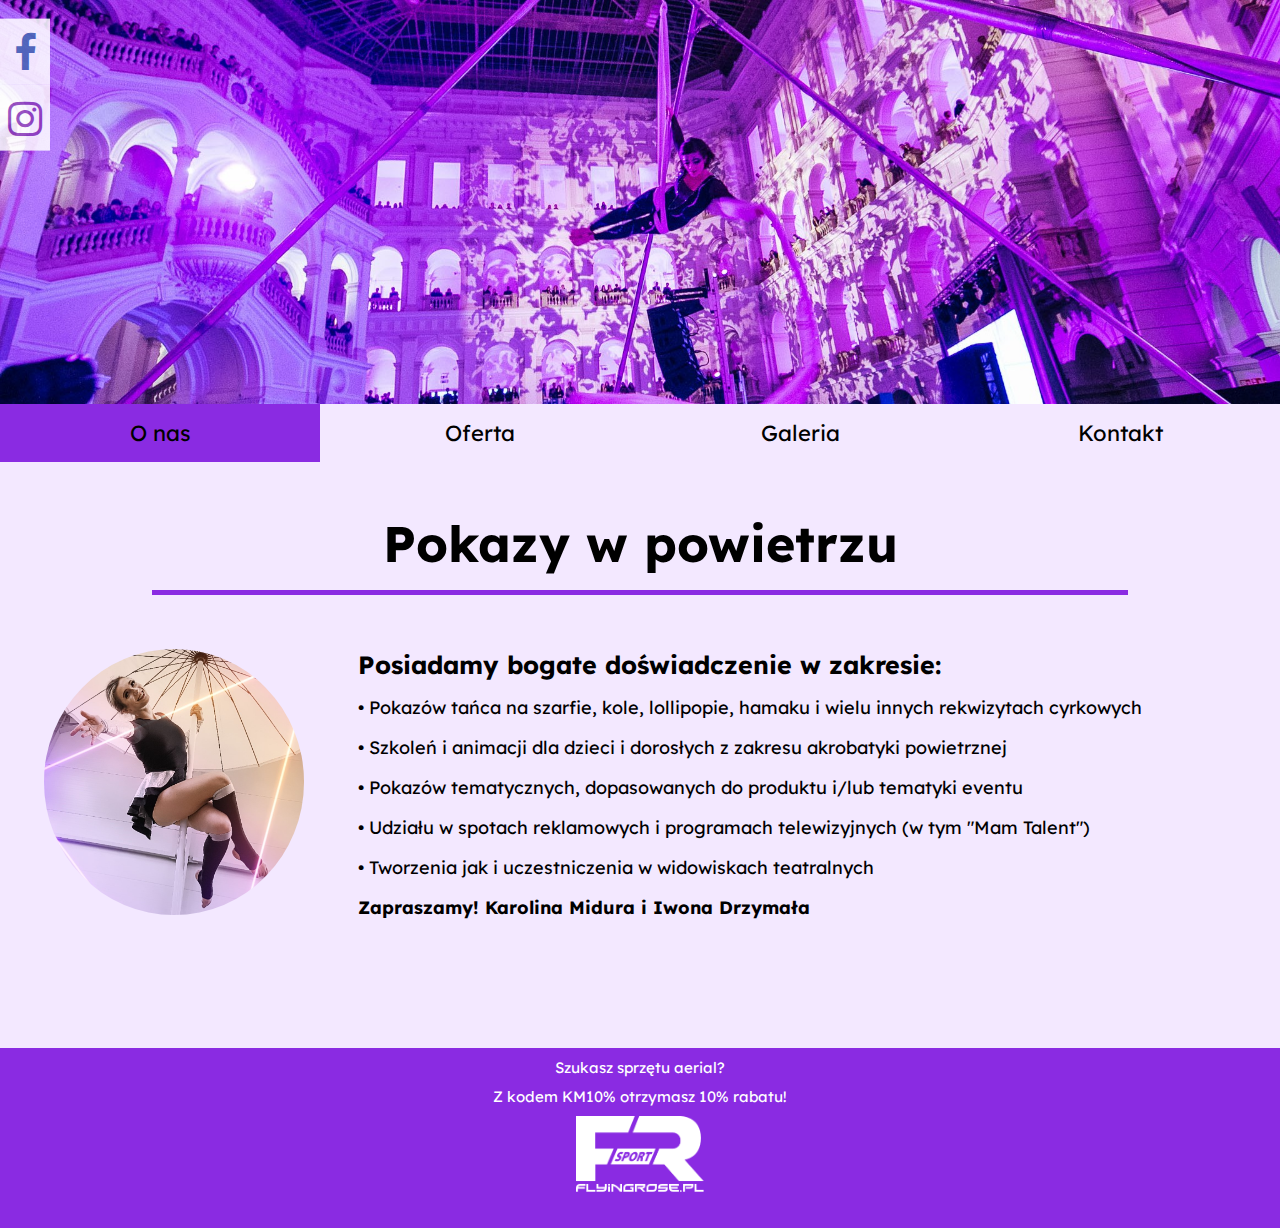
<file: index.html>
<!DOCTYPE html>
<html lang="pl">
    <head>
        <meta name="google-site-verification" content="pCiQd37zkXhuPmFMuq551HA2GKhozzTMJYYrYyiTE7U" />
<!-- polskie znaki -->
        <meta charset="UTF-8">
        <meta name="viewport" content="width=device-width, initial-scale=1.0">
        <title>Pokazy w powietrzu </title>
        <!-- czcionka -->
       <link href="https://fonts.googleapis.com/css2?family=Lexend&display=swap" rel="stylesheet">
        <link rel="stylesheet" href="style.css">
<!-- ikona strony-->
        <link rel="shortcut icon" href="favicon.png" type="image/x-icon">
        <!-- ikony social media -->
<link rel="stylesheet" href="https://cdnjs.cloudflare.com/ajax/libs/font-awesome/4.7.0/css/font-awesome.min.css">
<meta name="description" 
content="Cyrkowe akrobacje na wysokościach. Szukasz pokazu? A może chcesz spróbować się tego nauczyć? Zajrzyj tutaj!">

        
    </head>
    
   <body>
       <div id="wrapper">
           <header>
      
               <!-- czcionka ikony-->
               
<img src="tlo.jpg" alt="Pokazy w powietrzu"/> 

           </header>
           
           <nav>
               <a class="menu active" href="index.html">O nas</a><a class="menu" href="oferta.html">Oferta</a><a class="menu" href="galeria.html">Galeria</a><a class="menu" href="kontakt.html">Kontakt</a>
            
           </nav>
           <section>
               <article>
                   <h1>Pokazy w powietrzu</h1>
                   <p><img class="left" src="front.jpg" alt="Karolina Midura taniec w powietrzu" />
                       

                   <b><p>
                       
                       Posiadamy bogate doświadczenie w zakresie: </p></b>
                   <bibliography>

<p>•	Pokazów tańca na szarfie, kole, lollipopie, hamaku i wielu innych rekwizytach cyrkowych </p>
<p>•    Szkoleń i animacji dla dzieci i dorosłych z zakresu akrobatyki powietrznej</p>
<p>•	Pokazów tematycznych, dopasowanych do produktu i/lub tematyki eventu</p>
<p>•	Udziału w spotach reklamowych i programach telewizyjnych (w tym "Mam Talent") </p>
<p>•	Tworzenia jak i uczestniczenia w widowiskach teatralnych  </p>

 <b><p>Zapraszamy! Karolina Midura i Iwona Drzymała </p></b>

                   </bibliography>
                   <!-- czcionka ikony-->
 

      
               </article>
           
           </section>
           <div class="icon-bar">
  <a href="https://www.facebook.com/pokazy.w.powietrzu" class="facebook"><i class="fa fa-facebook"></i></a>
  <a href="https://www.instagram.com/pokazywpowietrzu_pl/" class="instagram"><i class="fa fa-instagram"></i></a>
  
</div>
           <footer>
     
    <p>Szukasz sprzętu aerial?</p><p>Z kodem KM10% otrzymasz 10% rabatu!</p> 
                
           <a href="https://flyingrose.pl/" ><img src="fr-logo-bez-tla.svg" class="FR" alt="sklep z osprzętem" /></a>
               
               </footer>
       </div>
       
       
<!-- Global site tag (gtag.js) - Google Analytics 
<script async src="https://www.googletagmanager.com/gtag/js?id=UA-194310292-1"></script>
<script>
  window.dataLayer = window.dataLayer || [];
  function gtag(){dataLayer.push(arguments);}
  gtag('js', new Date());

  gtag('config', 'UA-194310292-1');
</script>
-->
       
       
       
    </body>
    
</html>
</file>
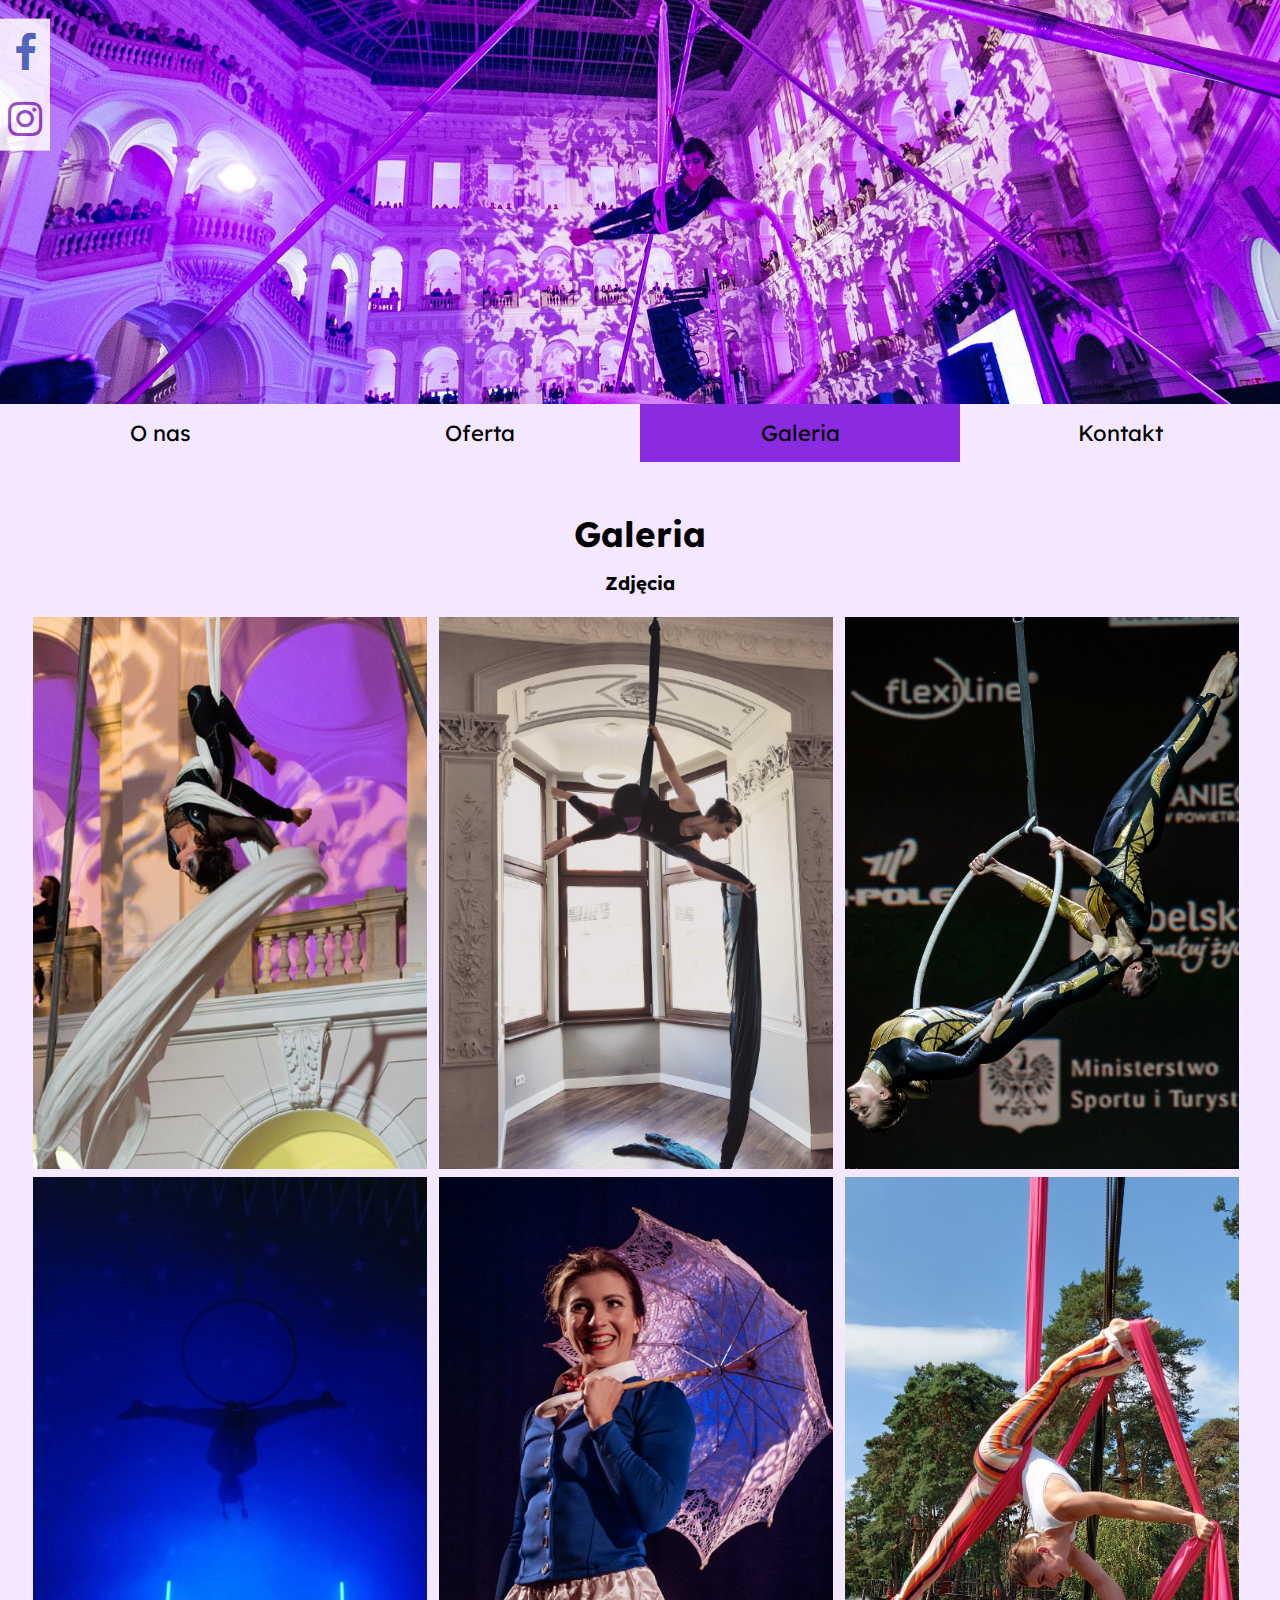
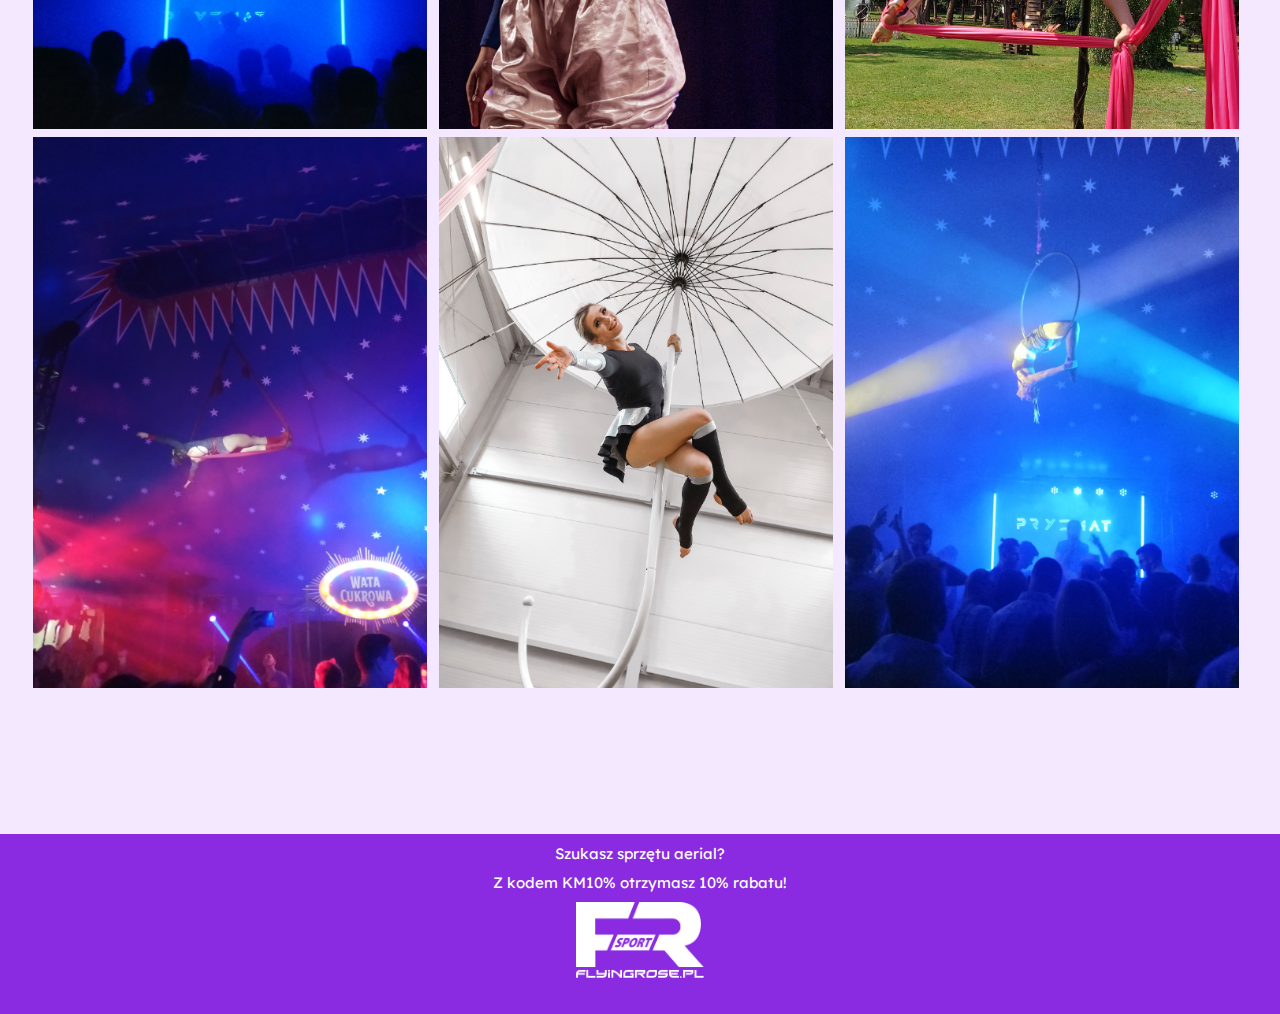
<file: galeria.html>
<!DOCTYPE html>
<html lang="pl">
    <head>
<!-- polskie znaki -->
        <meta charset="UTF-8">
        <meta name="viewport" content="width=device-width, initial-scale=1.0">
       <title>Pokazy w powietrzu - Galeria</title>
        <!-- czcionka -->
       <link href="https://fonts.googleapis.com/css2?family=Lexend&display=swap" rel="stylesheet">
        <link rel="stylesheet" href="style.css">
<!-- ikona strony-->
        <link rel="shortcut icon" href="favicon.png" type="image/x-icon">
        <!-- ikony social media -->
<link rel="stylesheet" href="https://cdnjs.cloudflare.com/ajax/libs/font-awesome/4.7.0/css/font-awesome.min.css">
<meta name="description" 
content="Cyrkowe akrobacje na wysokościach. Szukasz pokazu? A może chcesz spróbować się tego nauczyć? Zajrzyj tutaj!">


    </head>
    
   <body>
       <div id="wrapper">
           <header>
           <img src="tlo.jpg" alt="Karolina Midura Aerialist"/>
           </header>
           
           <nav>
               <a class="menu" href="index.html">O nas</a><a class="menu" href="oferta.html">Oferta</a><a class="menu active" href="projekt.html">Galeria</a><a class="menu" href="kontakt.html">Kontakt</a>
            
           </nav>
           <section>
               <article>
                    <h2>Galeria</h2>
           
             
             <h3>Zdjęcia</h3>
                   <p>
                   </p>
              
                   

<div class="gallery cf" >
  <div>
    <img src="galeria1.jpg" alt="taniec na szarfie, fot. Piotr Żurek"/>
  </div>
  <div>
    <img src="galeria4.jpg" alt="taniec na szarfie"/>
  </div>
  <div>
    <img src="galeria2.jpg"alt="taniec na kole, fot. Tomasz Gas" />
  </div>
  <div>
    <img src="galeria7.jpg" alt="taniec na kole"/>
  </div>
  <div>
    <img src="galeria3.jpg" alt="taniec na kole - pokaz Mary Poppins"/>
  </div>
  <div>
    <img src="galeria5.jpg" alt="taniec na szarfach - pokaz outdoorowy"/>
  </div>
    <div>
    <img src="galeria6.jpg" alt="taniec w hamaku - pokaz nad publicznością"/>
  </div>
  <div>
    <img src="galeria9.jpg" alt="taniec na parasolu"/>
  </div>
  <div>
    <img src="galeria8.jpg" alt="taniec na kole - pokaz nad publicznością" />
  </div>
</div>
                   <p>
                   </p>
<!--                       <h3>Filmy</h3>
                     <p>
                   </p>
                   <film>
                <iframe width="560" height="400" src="https://www.youtube.com/embed/VnId7EK8-lc" title="YouTube video player" frameborder="0" allow="accelerometer; autoplay; clipboard-write; encrypted-media; gyroscope; picture-in-picture" allowfullscreen></iframe>
            </film>                   
            <p>
                   </p> 
           
 <film>
                <iframe width="560" height="400" src="https://www.youtube.com/embed/-y9KGV-BSG8?start=10" title="YouTube video player" frameborder="0" allow="accelerometer; autoplay; clipboard-write; encrypted-media; gyroscope; picture-in-picture" allowfullscreen></iframe>
            </film>    
                   -->
                   
                 
            
   


<!--<div class="gallery cf">
  <div>
    <img src="http://abload.de/img/paejgp.jpg" />
  </div>
  <div>
    <img src="http://abload.de/img/paejgp.jpg" />
  </div>
  <div>
    <img src="http://abload.de/img/paejgp.jpg" />
  </div>
  <div>
    <img src="http://abload.de/img/paejgp.jpg" />
  </div>
  <div>
    <img src="http://abload.de/img/paejgp.jpg" />
  </div>
  <div>
    <img src="http://abload.de/img/paejgp.jpg" />
  </div>
</div>-->
             
           
          <!--   <p>•  Bibliografia (data dostępu: kwiecień 2021): <span id="dots"> ...</span></p><span id="more"> 
              
              </span>
              <button onclick="myFunction()" id="myBtn">Więcej</button>           
         -->
 
               </article>
           
           </section>
            <div class="icon-bar">
  <a href="https://www.facebook.com/pokazy.w.powietrzu" class="facebook"><i class="fa fa-facebook"></i></a>
  <a href="https://www.instagram.com/pokazywpowietrzu_pl/" class="instagram"><i class="fa fa-instagram"></i></a>
 
</div>
           <footer>
     
    <p>Szukasz sprzętu aerial?</p><p>Z kodem KM10% otrzymasz 10% rabatu!</p> 
                
           <a href="https://flyingrose.pl/" ><img src="fr-logo-bez-tla.svg" class="FR" alt="sklep z osprzętem" /></a>
               
               </footer>
       </div>
       
       
<script>      
function myFunction() {
  var dots = document.getElementById("dots");
  var moreText = document.getElementById("more");
  var btnText = document.getElementById("myBtn");

  if (dots.style.display === "none") {
    dots.style.display = "inline";
    btnText.innerHTML = "Więcej";
    moreText.style.display = "none";
  } else {
    dots.style.display = "none";
    btnText.innerHTML = "Mniej";
    moreText.style.display = "inline";
  }
}
       </script>
<!-- Global site tag (gtag.js) - Google Analytics 
<script async src="https://www.googletagmanager.com/gtag/js?id=UA-194310292-1"></script>
<script>
  window.dataLayer = window.dataLayer || [];
  function gtag(){dataLayer.push(arguments);}
  gtag('js', new Date());

  gtag('config', 'UA-194310292-1');
</script>
-->
    

    </body>
    
</html>
</file>
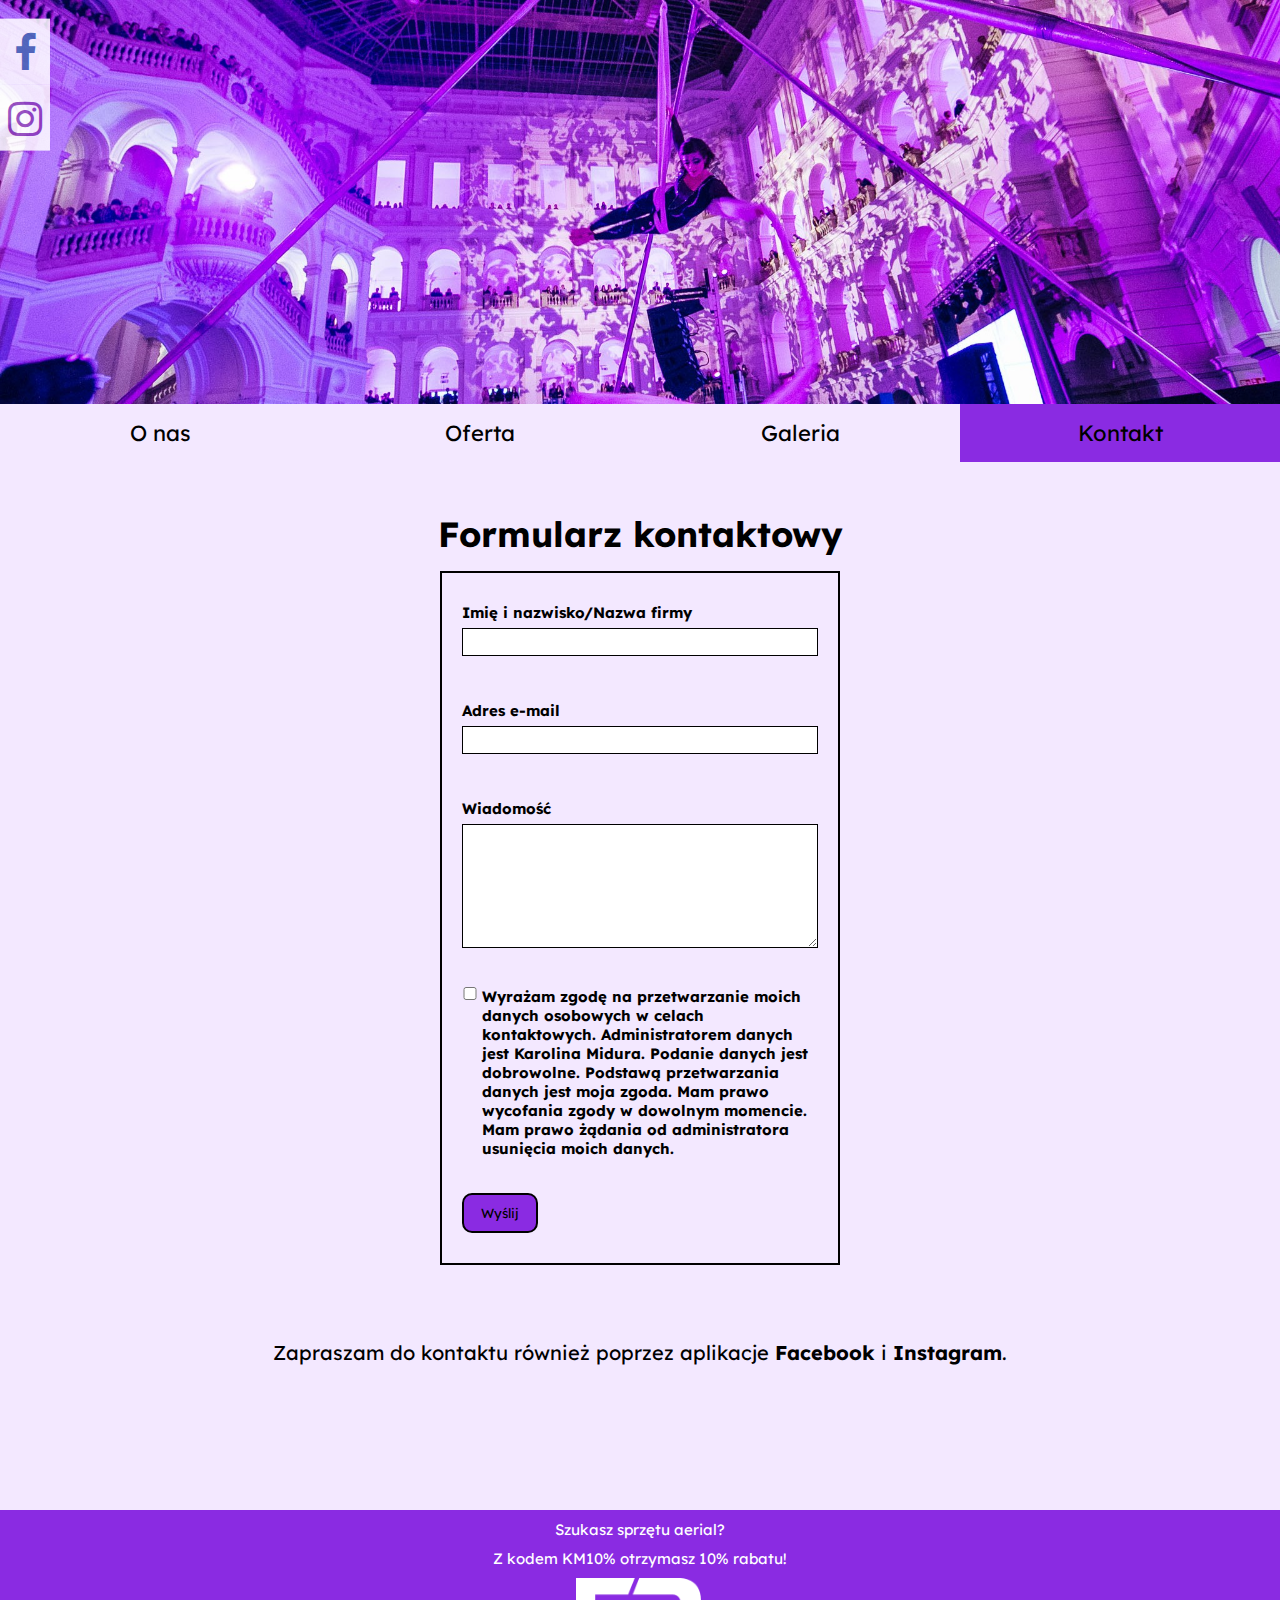
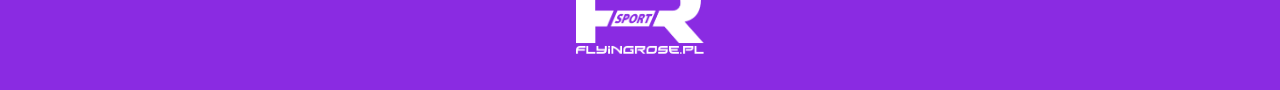
<file: kontakt.html>
<!DOCTYPE html>
<html lang="pl">
    <head>
<!-- polskie znaki -->
        <meta charset="UTF-8">
        <meta name="viewport" content="width=device-width, initial-scale=1.0">
       
        <!-- czcionka -->
       <link href="https://fonts.googleapis.com/css2?family=Lexend&display=swap" rel="stylesheet">
        <link rel="stylesheet" href="style.css">
<!-- ikona strony-->
        <link rel="shortcut icon" href="favicon.png" type="image/x-icon">
        <!-- ikony social media -->
<link rel="stylesheet" href="https://cdnjs.cloudflare.com/ajax/libs/font-awesome/4.7.0/css/font-awesome.min.css">
<meta name="description" 
content="Cyrkowe akrobacje na wysokościach. Szukasz pokazu? A może chcesz spróbować się tego nauczyć? Zajrzyj tutaj!">

<title>Pokazy w powietrzu - Kontakt</title>

    </head>
    
   <body>
       <div id="wrapper">
           <header>
           <img src="tlo.jpg" alt="Karolina Midura Aerialist"/>
           </header>
           
           <nav>
               <a class="menu" href="index.html">O nas</a><a class="menu " href="oferta.html">Oferta</a><a class="menu" href="galeria.html">Galeria</a><a class="menu active" href="kontakt.html">Kontakt</a>
            
           </nav>
<!---->
           <section>
               <article>
           <h2>Formularz kontaktowy</h2>
    

 <form name="simpleContactForm" method="POST" action="/thanks" data-netlify="true" id="simple-contact-form" class="contact-form" data-netlify-recaptcha="true">
    <p class="form-row">
        <label id="contact-form-name-label" for="contact-form-name" class="form-label">Imię i nazwisko/Nazwa firmy</label>
        <input type="text" name="name" required id="contact-form-name" aria-labelledby="contact-form-name-label" class="form-input" />
    </p>
    <p class="form-row">
        <label id="contact-form-email-label" for="contact-form-email" class="form-label">Adres e-mail </label>
        <input type="email" name="email"required id="contact-form-email" aria-labelledby="contact-form-email-label" class="form-input" />
    </p>
    <p class="form-row">
        <label id="contact-form-message-label" for="contact-form-message" class="form-label">Wiadomość</label>
        <textarea
            name="message"required
            id="contact-form-message"
            aria-labelledby="contact-form-message-label"
            class="form-textarea"
            rows="7"
        ></textarea>
        
    </p>
     
<!-- RODO -->
     
     <div style="display: flex; align-items: flex-start;">
<input style="max-width: 16px; margin-right: 4px;" required
type="checkbox" name="checkbox-rodo" id="checkbox-rodo">
<label for="checkbox-rodo">Wyrażam zgodę na przetwarzanie moich danych osobowych w celach kontaktowych.
Administratorem danych jest Karolina Midura.
Podanie danych jest dobrowolne. Podstawą przetwarzania danych jest moja zgoda.
Mam prawo wycofania zgody w dowolnym momencie. Mam prawo żądania od
administratora usunięcia moich danych.</label>
</div>
     
      <div data-netlify-recaptcha="true" class="form-row"></div>
      <p class="recaptcha-error-info" style="color: red"></p>
    <p class="form-row form-submit" >
        <button type="submit" class="button" >Wyślij</button>
    </p>
     
</form>
                  
<script type="text/javascript">
function napiszDoMnie() {
    parent.location.href = "mailto:pokazywpowietrzu@gmail.com";
}

window.onload = function() { 
    const recaptcha = document.forms[0]["g-recaptcha-response"];
    if (recaptcha) {
        const textPlaceholder = document.querySelector(".recaptcha-error-info");
        recaptcha.required = true;
        recaptcha.oninvalid = function() {
            textPlaceholder.textContent = "Uzupełnij recaptcha!"
        }
    }
}
</script>
          
               </article>
           
     <section22>
         <nv2>
       
                  
              <p>
                  
    Zapraszam do kontaktu również poprzez aplikacje <a href="https://www.facebook.com/pokazy.w.powietrzu">Facebook</a> i <a href="https://www.instagram.com/pokazywpowietrzu_pl/">Instagram</a>. 
                  
         <!--         
                  oraz  
                 
<a href="#" onclick="napiszDoMnie()" title="karmidka(a)gmail.com">mailowo</a>. -->
                    </nv2>

 </section22>

           </section>
            <div class="icon-bar">
  <a href="https://www.facebook.com/pokazy.w.powietrzu" class="facebook"><i class="fa fa-facebook"></i></a>
  <a href="https://www.instagram.com/karmidka/" class="instagram"><i class="fa fa-instagram"></i></a>
  
</div>             
              
           <footer>
     
    <p>Szukasz sprzętu aerial?</p><p>Z kodem KM10% otrzymasz 10% rabatu!</p> 
                
           <a href="https://flyingrose.pl/" ><img src="fr-logo-bez-tla.svg" class="FR" alt="sklep z osprzętem" /></a>
               
               </footer>
       </div>
<!-- Global site tag (gtag.js) - Google Analytics 
<script async src="https://www.googletagmanager.com/gtag/js?id=UA-194310292-1"></script>
<script>
  window.dataLayer = window.dataLayer || [];
  function gtag(){dataLayer.push(arguments);}
  gtag('js', new Date());

  gtag('config', 'UA-194310292-1');
</script>
-->
    

       
    </body>
    
</html>
</file>
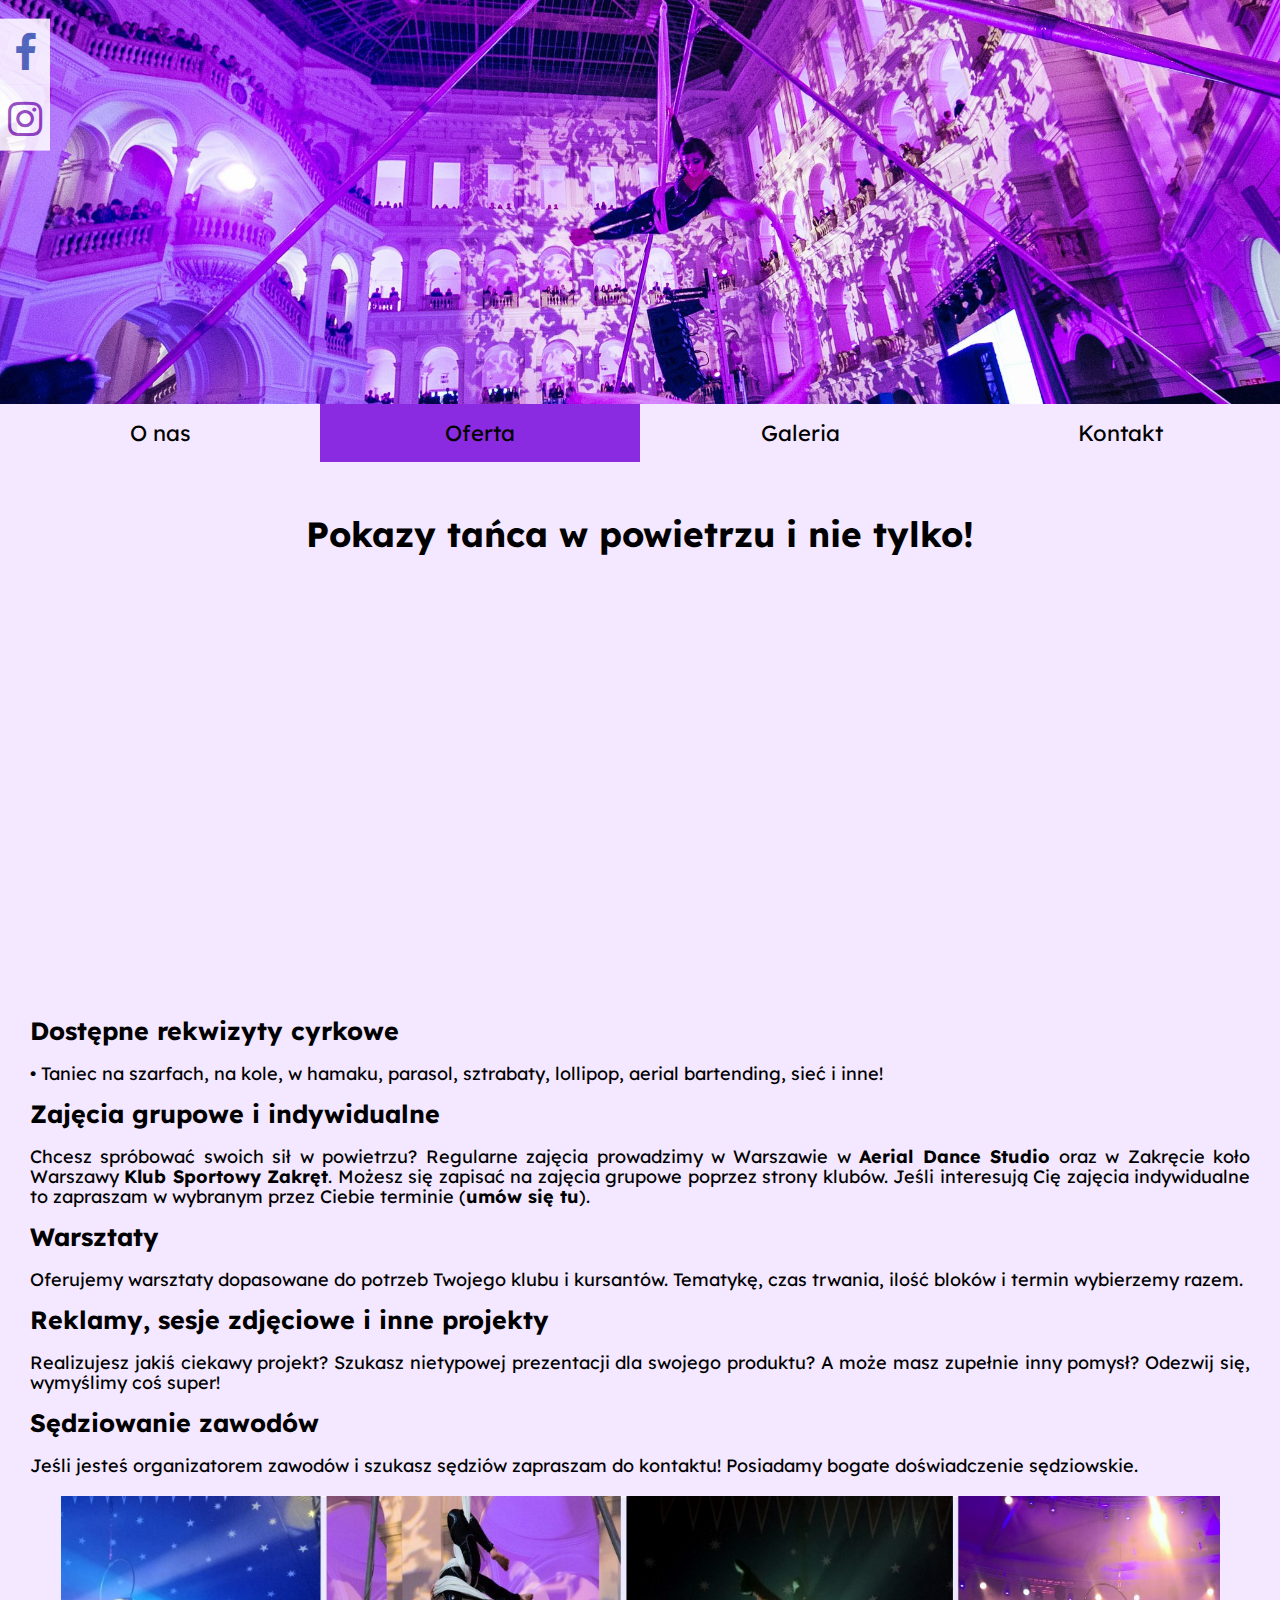
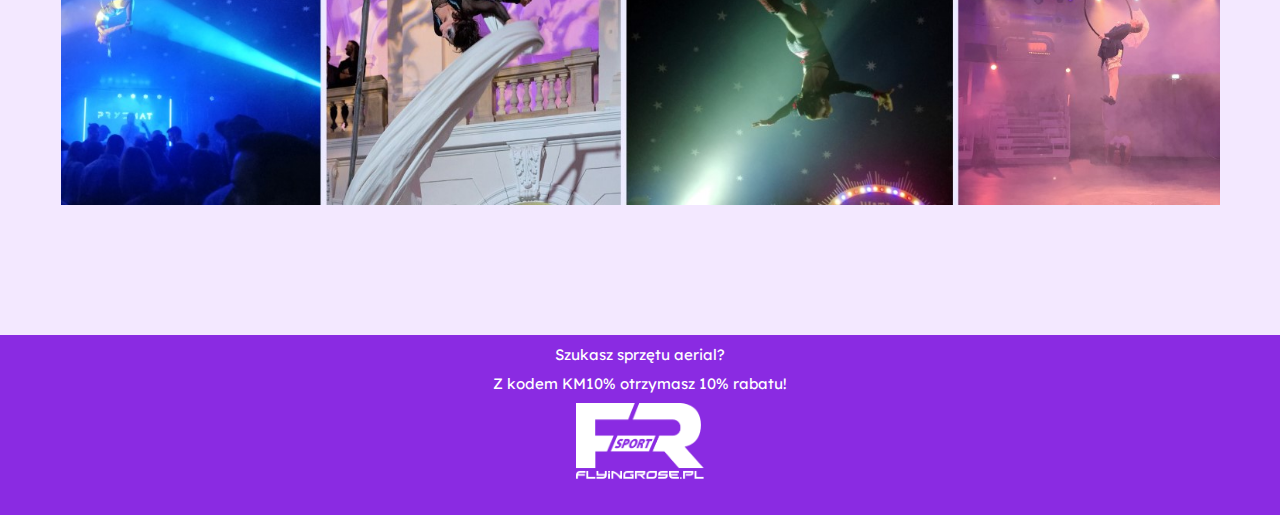
<file: oferta.html>
<!DOCTYPE html>
<html lang="pl">
    <head>
<!-- polskie znaki -->
        <meta charset="UTF-8">
        <meta name="viewport" content="width=device-width, initial-scale=1.0">
       
        <!-- czcionka -->
       <link href="https://fonts.googleapis.com/css2?family=Lexend&display=swap" rel="stylesheet">
        <link rel="stylesheet" href="style.css">
<!-- ikona strony-->
        <link rel="shortcut icon" href="favicon.png" type="image/x-icon">
        <!-- ikony social media -->
<link rel="stylesheet" href="https://cdnjs.cloudflare.com/ajax/libs/font-awesome/4.7.0/css/font-awesome.min.css">
<meta name="description" 
content="Cyrkowe akrobacje na wysokościach. Szukasz pokazu? A może chcesz spróbować się tego nauczyć? Zajrzyj tutaj!">

<title>Pokazy w powietrzu - Oferta</title>
    </head>
    
   <body>
       <div id="wrapper">
           <header>
           <img src="tlo.jpg" alt="Karolina Midura Aerialist"/>
           </header>
           
           <nav>
               <a class="menu" href="index.html">O nas</a><a class="menu active" href="oferta.html">Oferta</a><a class="menu" href="galeria.html">Galeria</a><a class="menu" href="kontakt.html">Kontakt</a>
            
           </nav>
           <section>
               <article>
                    <h2>Pokazy tańca w powietrzu i nie tylko! </h2>
                    
        <oferta>
    
<!--            <h3><p><b>Zajęcia grupowe i indywidualne, warsztaty, pokazy, sesje zdjęciowe i inne projekty</b></p></h3>  <span id="dots"> ...</span></p></h3><span id="more"> -->
                        
<!--           <p><b>Pokazy</b></p>-->
             
             
             <p>
                   </p>
                   <film>
               <iframe width="560" height="400" src="https://www.youtube.com/embed/H0WeHsmal4I?si=W6ZJ9niGS1Y3E95x" title="YouTube video player" frameborder="0" allow="accelerometer; autoplay; clipboard-write; encrypted-media; gyroscope; picture-in-picture; web-share" allowfullscreen></iframe>
            </film>                   
            <p>
                   </p> 
         <p><b>Dostępne rekwizyty cyrkowe</b></p>
          <p>
                • Taniec na szarfach, na kole, w hamaku, parasol, sztrabaty, lollipop, aerial bartending, sieć i inne!
                   </p>
          
                
                    
           <p><b>Zajęcia grupowe i indywidualne</b></p>
            <p>Chcesz spróbować swoich sił w powietrzu? Regularne zajęcia prowadzimy w Warszawie w <a href="http://www.aerialdancestudio.pl">Aerial Dance Studio</a> oraz w Zakręcie koło Warszawy <a href="https://kszakret.pl">Klub Sportowy Zakręt</a>. Możesz się zapisać na zajęcia grupowe poprzez strony klubów. Jeśli interesują Cię zajęcia indywidualne to zapraszam w wybranym przez Ciebie terminie (<a href="kontakt.html">umów się tu</a>). 
            <p><b>Warsztaty</b></p>
            <p>Oferujemy warsztaty dopasowane do potrzeb Twojego klubu i kursantów. Tematykę, czas trwania, ilość bloków i termin wybierzemy razem. </p>
     
<!--
                   
            <p><img class="oferta" src="zajecia.jpg" alt="nauka tańca w powietrzu" />        
-->
       
                  
        <p><b>Reklamy, sesje zdjęciowe i inne projekty</b>
            </p> <p>
            Realizujesz jakiś ciekawy projekt? Szukasz nietypowej prezentacji dla swojego produktu? A może masz zupełnie inny pomysł? Odezwij się, wymyślimy coś super!
            </p>
                  
            <p><b>Sędziowanie zawodów</b> </p>
            <p>
            Jeśli jesteś organizatorem zawodów i szukasz sędziów zapraszam do kontaktu! Posiadamy bogate doświadczenie sędziowskie.
            </p> 
            
<!--             <p><img class="oferta" src="inne.jpg" alt="sędziowanie zawodów, sesje zdjęciowe" />       -->
 <p><img class="oferta" src="pokazy.jpg" alt="pokazy" /> </p>     
<!--          </span>   -->
<!--            <button onclick="myFunction()" id="myBtn">Więcej</button>-->
   </oferta>
                   <!-- czcionka ikony-->
 
           
                   
                   
      
               </article>
           
           </section>
           
           
        <div class="icon-bar">
  <a href="https://www.facebook.com/pokazy.w.powietrzu" class="facebook"><i class="fa fa-facebook"></i></a>
  <a href="https://www.instagram.com/pokazywpowietrzu_pl/" class="instagram"><i class="fa fa-instagram"></i></a>
  
</div>
        
           
 <footer>
     
    <p>Szukasz sprzętu aerial?</p><p>Z kodem KM10% otrzymasz 10% rabatu!</p> 
                
           <a href="https://flyingrose.pl/" ><img src="fr-logo-bez-tla.svg" class="FR" alt="sklep z osprzętem" /></a>
               
</footer>
</div>
      
 <script>      
function myFunction() {
  var dots = document.getElementById("dots");
  var moreText = document.getElementById("more");
  var btnText = document.getElementById("myBtn");

  if (dots.style.display === "none") {
    dots.style.display = "inline";
    btnText.innerHTML = "Więcej";
    moreText.style.display = "none";
  } else {
    dots.style.display = "none";
    btnText.innerHTML = "Mniej";
    moreText.style.display = "inline";
  }
}
       </script>
<!-- Global site tag (gtag.js) - Google Analytics 
<script async src="https://www.googletagmanager.com/gtag/js?id=UA-194310292-1"></script>
<script>
  window.dataLayer = window.dataLayer || [];
  function gtag(){dataLayer.push(arguments);}
  gtag('js', new Date());

  gtag('config', 'UA-194310292-1');
</script>
-->
    
    </body>
    
</html>
</file>
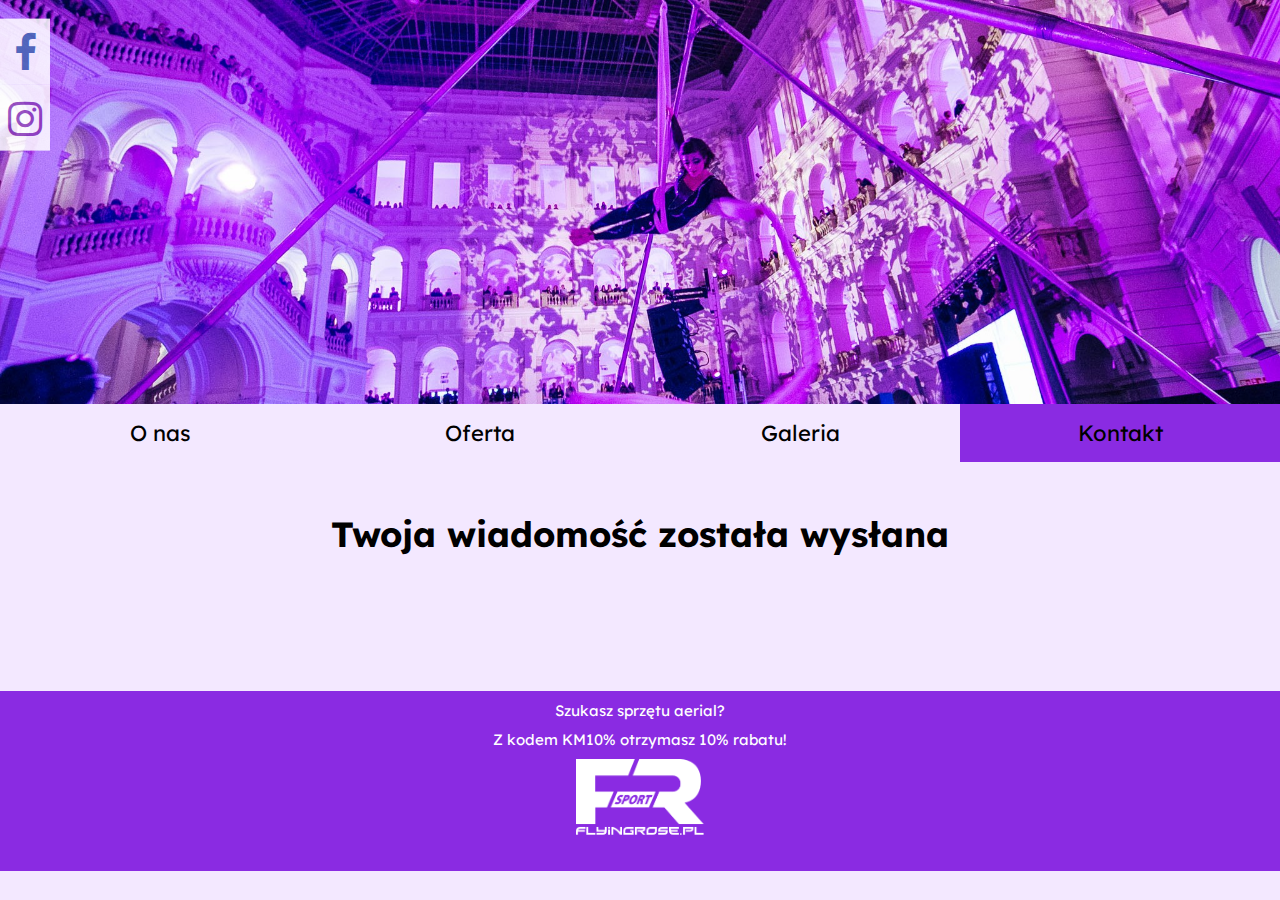
<file: thanks.html>
<!DOCTYPE html>
<html lang="pl">
    <head>
<!-- polskie znaki -->
        <meta charset="UTF-8">
        <meta name="viewport" content="width=device-width, initial-scale=1.0">
       <title>Pokazy w powietrzu - Kontakt</title>
        <!-- czcionka -->
       <link href="https://fonts.googleapis.com/css2?family=Lexend&display=swap" rel="stylesheet">
        <link rel="stylesheet" href="style.css">
<!-- ikona strony-->
        <link rel="shortcut icon" href="favicon.png" type="image/x-icon">
        <!-- ikony social media -->
<link rel="stylesheet" href="https://cdnjs.cloudflare.com/ajax/libs/font-awesome/4.7.0/css/font-awesome.min.css">
<meta name="description" 
content="Cyrkowe akrobacje na wysokościach. Szukasz pokazu? A może chcesz spróbować się tego nauczyć? Zajrzyj tutaj!">


    </head>
    
   <body>
       <div id="wrapper">
           <header>
           <img src="tlo.jpg" alt="Karolina Midura Aerialist"/>
           </header>
           
           <nav>
               <a class="menu" href="index.html">O nas</a><a class="menu " href="oferta.html">Oferta</a><a class="menu" href="galeria.html">Galeria</a><a class="menu active" href="kontakt.html">Kontakt</a>
            
           </nav>
<!---->
           <section>
               <article>
           <h2>Twoja wiadomość została wysłana</h2>
    

        
                   
                   
               </article>
           
    

           </section>
           <div class="icon-bar">
  <a href="https://www.facebook.com/pokazy.w.powietrzu" class="facebook"><i class="fa fa-facebook"></i></a>
  <a href="https://www.instagram.com/pokazywpowietrzu_pl/" class="instagram"><i class="fa fa-instagram"></i></a>
  
</div>
           <footer>
     
    <p>Szukasz sprzętu aerial?</p><p>Z kodem KM10% otrzymasz 10% rabatu!</p> 
                
           <a href="https://flyingrose.pl/" ><img src="fr-logo-bez-tla.svg" class="FR" alt="sklep z osprzętem" /></a>
               
               </footer>
       </div>
<!-- Global site tag (gtag.js) - Google Analytics 
<script async src="https://www.googletagmanager.com/gtag/js?id=UA-194310292-1"></script>
<script>
  window.dataLayer = window.dataLayer || [];
  function gtag(){dataLayer.push(arguments);}
  gtag('js', new Date());

  gtag('config', 'UA-194310292-1');
</script>
-->
    
       

       
    </body>
    
</html>
</file>
<file: style.css>
*{margin: 0; 
    padding: 0;
font-family: Lexend, arial;
box-sizing: border-box;
}
body {
    background-color: #F3E8FF

;
}
#wrapper {
    max-width: 1600px;
    margin: 0 auto;
/*    background-color: white;*/
}


header img {width: 100%; display:block;}
h3 {
    text-align:center;
}

nav a {
    display: inline-block;
    width: 25%;
    padding: 15px 30px;
    color: black;
    text-decoration:none;
    text-align:center;
    font-size: 22px;
    white-space: nowrap; 
    
}
/*po najechaniu myszka*/
nav a:hover {
    background-color:blueviolet;
    cursor:pointer;
}



.active {
    background-color:blueviolet;
}


article {
    margin-top:50px;
    margin-bottom:50px;
    padding: 0 30px;
}


bibliography p{
    
  
    margin-left:85px;
    padding-bottom: 85px;
    font-size: 13px;  
   
    
}
article h1{
    font-size:50px;
    text-align: center;
    margin: 0 10% 30px 10%;
    padding-bottom: 15px;
    border-bottom: 5px solid blueviolet;
}

    article h2{
    font-size:35px;
    text-align: center;
    margin: 5 10% 5px 10%;
    padding-bottom: 15px;
}


img.left {
    float:left;
    margin: 10px 50px 5px 10px;
    width: 22%;
    border-radius:65%;
    border: 4px solid transparent;
}
img.projekt1 {
    
    margin: 10px 50px 5px 10px;
    width: 30%;
    border: 4px solid blueviolet;
}
    img.projekt {
    
    margin: 10px 50px 5px 10px;
    width: 45%;
    border: 4px solid blueviolet;
}

img.projekt2 {
    
    margin: 10px 50px 5px 10px;
    width: 70%;
    border: 4px solid blueviolet;
}
article p {
    text-align: justify;
    line-height: 20px;
    font-size: 18px;
    padding: 10px 0;
   
}

footer{
    margin-top:120px;
    width:100%;
    height: 180px;
    background-color: blueviolet;
    
    color: white;
  font-size: 15px;
  text-align: center;
  text-decoration: none;
    padding: 10px 0;
    
    
}
footer p{
    padding-bottom: 10px ;
    text-align:center;
}
img.FR {
  max-width: 10%;
  height: auto;
    background-color: blueviolet;
     margin: 0;
}

img.FR:hover{
    opacity:0.5;
}
section22{
     margin-top:50px;
    margin-bottom:50px;
    padding: 0 30px;
    text-align: center;
    font-size: 20px;
    text-decoration:none;
    
}

section22 a:link {
  color: black;
    text-decoration:none;
    font-weight: bold;
}

/* visited link */
section22 a:visited {
  color: blueviolet;
    text-decoration:none;
    font-weight: bold;
}

/* mouse over link */
section22 a:hover {
  opacity:0.7;
    
}

/* selected link */
section22 a:active {
  color: blueviolet;
    text-decoration:none;
    font-weight: bold;
}


@media only screen and (max-width: 600px) {
    
    

    
    bibliography p{
    
   margin:0;
    margin-left:25px;
    padding-bottom: 25px;
    font-size: 11px; 
    }
  article h1{
    font-size:30px;
    text-align: center;
    margin: 0 10% 15px 10%;
    padding-bottom: 15px;
    border-bottom: 5px solid blueviolet;
}
img.left {
    float:left;
    margin: 10px 15px 5px 10px;
    width: 45%;
    border-radius:65%;
    
}
    article h2{
    font-size:25px;
    text-align: center;
    margin: 0 10% 15px 10%;
    padding-bottom: 15px;
}  
  footer{
    margin-top:40px;
    width:100%;
    height: 100px;
  
}
 
    article p {
    text-align: justify;
    line-height: 15px;
    font-size: 14px;
    padding: 5px 0;
   
}
form{


  border:2px solid black;
  margin:0;
   
}
    
article {
    margin-top:30px;
    margin-bottom:30px;
    padding: 15px ;
    }
img.projekt1 {
    
    margin: 10px 50px 5px 10px;
    width: 95%;
    border: 4px solid blueviolet;
}
    img.projekt {
    
    margin: 10px 50px 5px 10px;
    width: 95%;
    border: 4px solid blueviolet;
}

img.projekt2 {
    
    margin: 10px 50px 5px 10px;
    width: 95%;
    border: 4px solid blueviolet;
}
  
nav a {
    display: inline-block;
    width: 25%;
    padding: 5px 15px;
    color: black;
    text-decoration:none;
    text-align:center;
    font-size: 15px;
    white-space: nowrap; 
    
}
  .icon-bar a {
  display: block;
  text-align: center;
  padding: 2px;
  
  font-size: 15px;
}
 
}
/**/
form{
  width:400px;
  margin:auto ;
  border:2px solid black;
  padding:20px;
    
}
form label {
  display:block;
  margin-bottom:5px;
  font-weight:bold;
  font-size:15px;
  color:black;
   
}
form textarea,form input {
  padding:5px;
  border:1px solid black;
  margin-bottom:25px;
  width:100%;
  box-sizing: border-box;
}
form input[type=submit] {
  cursor:pointer;
  margin-bottom:0px;
}
/**/




/* Fixed/sticky icon bar (vertically aligned 50% from the top of the screen) */
.icon-bar {
  position: fixed;
  top: 5%;
  -webkit-transform: translateY(-20%);
  -ms-transform: translateY(-20%);
  transform: translateY(-20%);
}

/* Style the icon bar links */
.icon-bar a {
  display: block;
  text-align: center;
  padding: 8px;
  
  font-size: 40px;
}

/* Style the social media icons with color, if you want */


.facebook {
  
  color: #4267B2;
background: white;
opacity: 85%
    
}


.instagram {
  
  color: #8a3ab9;
    background: white;
    opacity: 85%
}
.fa:hover {
  opacity: 0.7;
}

#more {display: none;}
button:focus {
  outline: none;

}
button:focus {
    background-color:blueviolet;
    color:black;
    border: 2px solid #000;
     padding: 10px 17px;
border-radius: 10px;
}

button {
    background-color:blueviolet;
    color:black;
    padding: 10px 17px;
    border: 2px solid #000;
border-radius: 10px;
}
button:hover{
    opacity:0.8;
    cursor:pointer;
}

btnText:hover{
    opacity:0.8;
    cursor:pointer;
}
moreText:hover{
    opacity:0.8;
    cursor:pointer;
}



bibliography a:link {
  color: black;
    text-decoration:none;
    font-weight: bold;
}

/* visited link */
bibliography a:visited {
  color: blueviolet;
    text-decoration:none;
    font-weight: bold;
}

/* mouse over link */
bibliography a:hover {
  opacity:0.7;
    
}

/* selected link */
bibliography a:active {
  color: blueviolet;
    text-decoration:none;
    font-weight: bold;
}


oferta a:link {
  color: black;
    text-decoration:none;
    font-weight: bold;
}

/* visited link */
oferta a:visited {
  color: blueviolet;
    text-decoration:none;
    font-weight: bold;
}

/* mouse over link */
oferta a:hover {
  opacity:0.7;
    
}

/* selected link */
oferta a:active {
  color: blueviolet;
    text-decoration:none;
    font-weight: bold;
}


film iframe{
    display: block;
  margin-left: auto;
  margin-right: auto;
  width: 50%;
}



img.oferta {
   display: block;
  margin-left: auto;
  margin-right: auto;
  width: 95%;
}
article b {
    
    font-size: 25px;
}





@import "compass/css3";

/* galeria wersja Piotrka */

.gallery {
display: flex;
flex-wrap: wrap;
justify-content: center;
}
.gallery > div {
position: relative;
padding: 2px;
max-width: 33.3%;
}

/* galeria - reszta jak bylo z internetu */

.gallery > div > img {
text-align: center;
    margin: auto;
  width: 98%;
  transition: .1s transform;
  transform: translateZ(0); 
}

.gallery > div:hover {
  z-index: 1;
}

.gallery > div:hover > img {
  transform: scale(1.4,1.4);
  transition: .3s transform;
}

.cf:before, .cf:after {
  display: table;
  content: "";
  line-height: 0;
}

.cf:after {
  clear: both;
}

Galeria.p{
    text-align:center;
}

/* galeria - koniec */







/*---------------------------------------------------------------------------------------------- */

/* na telefon */

@media only screen and (max-width: 600px) {
    
film iframe{
    display: block;
  margin-left: auto;
  margin-right: auto;
  width: 80%;
}



img.oferta {
   display: block;
  margin-left: auto;
  margin-right: auto;
  width: 100%;
}
article b {
    
    font-size: 15px;
    }}



/* pomniejszenie znaczkow na media spolecznosciowe*/

@media (max-width: 764px) {
.icon-bar a {
font-size: 28px;
padding: 5px;
}
}

/* zmniejszenie formualrza kontaktowego*/

@media (max-width: 764px) {
.contact-form {
max-width: 400px;
width: 100%;
}
}



/* wygląd galerii*/

@media (max-width: 1200px) {
.gallery > div {
max-width: 50%;
}
}
@media (max-width: 764px) {
.gallery > div {
max-width: 100%;
}
}
</file>
